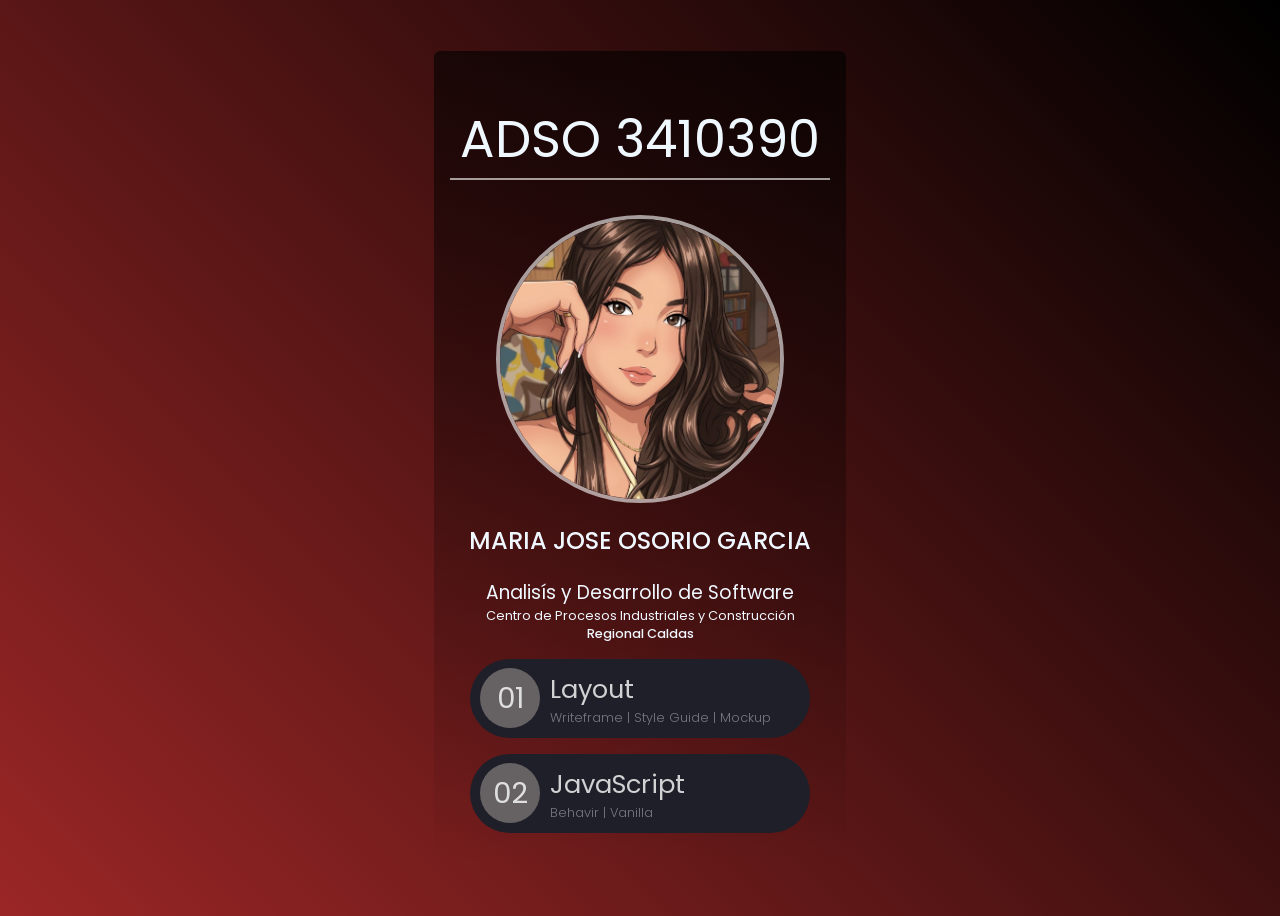
<file: index.html>
<!DOCTYPE html>
<html lang="en">

<head>
    <meta charset="UTF-8">
    <meta name="viewport" content="width=device-width, initial-scale=1.0">
    <title>ADSO 3410390</title>
    <link rel="stylesheet" href="src/css/master.css">
</head>

<body class="mainmenu">
    <main>
        <header>
            <h1>ADSO 3410390</h1>
            <img src="src/imgs/profile.png" alt="My Photo">
            <h2>Maria Jose Osorio Garcia</h2>
            <h3>Analisís y Desarrollo de Software</h3>
            <h4>Centro de Procesos Industriales y Construcción</h4>
            <h5>Regional Caldas</h5>
        </header>
        <menu>
            <a href="01-Layout/index.html">
                <span>01</span>
                <aside>
                    <h3>Layout</h3>
                    <small>Writeframe | Style Guide | Mockup</small>
                </aside>
            </a>
            <a href="02-JavaScript/index.html">
                <span>02</span>
                <aside>
                    <h3>JavaScript</h3>
                    <small>Behavir | Vanilla</small>
                </aside>
            </a>
        </menu>
    </main>
</body>

</html>
</file>
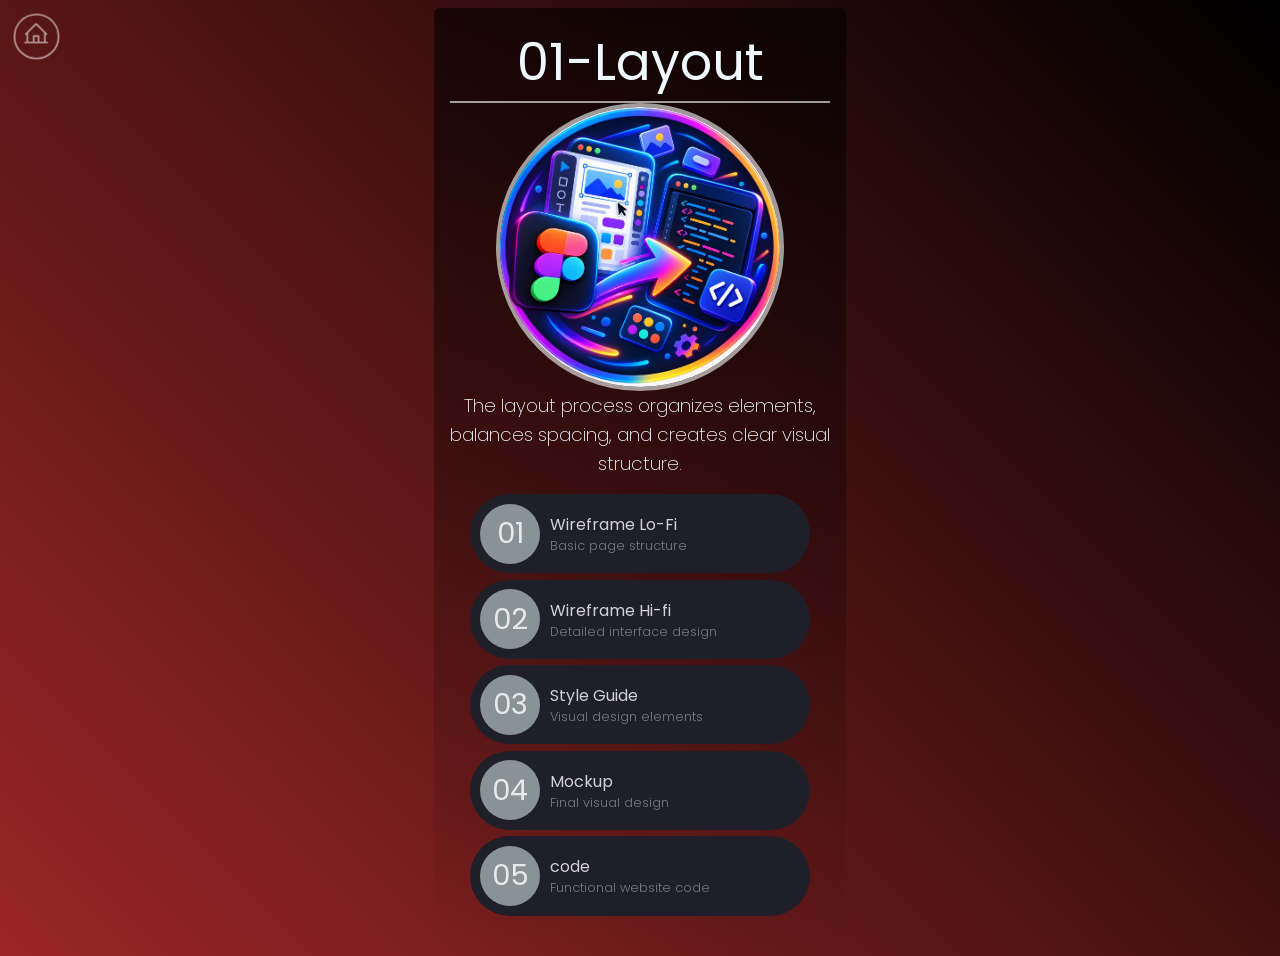
<file: 01-Layout/index.html>
<!DOCTYPE html>
<html lang="en">

<head>
    <meta charset="UTF-8">
    <meta name="viewport" content="width=device-width, initial-scale=1.0">
    <title>01-Layout</title>
    <link rel="stylesheet" href="../src/css/master.css">
</head>

<body class="mainmenu layout">
    <nav class="back"><a href="../index.html"><svg xmlns="http://www.w3.org/2000/svg" width="32" height="32" fill="#FFFFFF" viewBox="0 0 256 256"><path d="M240,208H224V136l2.34,2.34A8,8,0,0,0,237.66,127L139.31,28.68a16,16,0,0,0-22.62,0L18.34,127a8,8,0,0,0,11.32,11.31L32,136v72H16a8,8,0,0,0,0,16H240a8,8,0,0,0,0-16ZM48,120l80-80,80,80v88H160V152a8,8,0,0,0-8-8H104a8,8,0,0,0-8,8v56H48Zm96,88H112V160h32Z"></path></svg></a></nav>

    <main>
        <header>
            <h1>01-Layout</h1>
            <img src="../src/imgs/layout.png" alt="My Photo">
            <h3>The layout process organizes elements, balances spacing, and creates clear visual structure.</h3>
            
        </header>
        <menu>
            <a href="01-Wireframe/index.html">
                <span>01</span>
                <aside>
                    <h3>Wireframe Lo-Fi</h3>
                    <small>Basic page structure</small>
                </aside>
            </a>
            <a href="02-Wireframe_Hi_Fi/index.html">
                <span>02</span>
                <aside>
                    <h3>Wireframe Hi-fi</h3>
                    <small>Detailed interface design</small>
                </aside>
            </a>
            <a href="03-StylesGuide/index.html">
                <span>03</span>
                <aside>
                    <h3>Style Guide</h3>
                    <small>Visual design elements</small>
                </aside>
            </a>
            <a href="04-Mockup/index.html">
                <span>04</span>
                <aside>
                    <h3>Mockup</h3>
                    <small>Final visual design</small>
                </aside>
            </a>
            <a href="05-Code/index.html">
                <span>05</span>
                <aside>
                    <h3>code</h3>
                    <small>Functional website code</small>
                </aside>
            </a>
        </menu>
    </main>
</body>

</html>
</file>
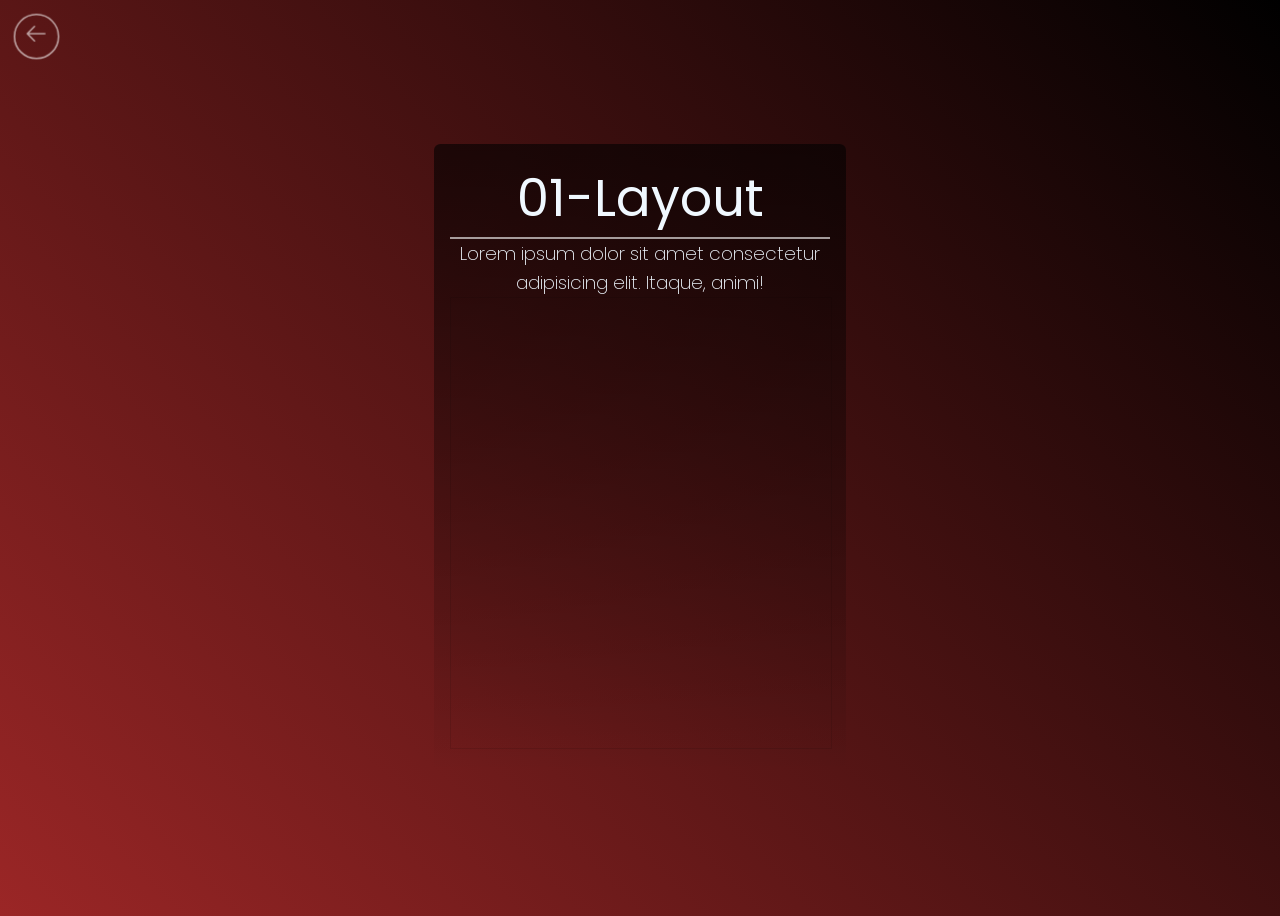
<file: 01-Layout/01-Wireframe/index.html>
<!DOCTYPE html>
<html lang="en">

<head>
    <meta charset="UTF-8">
    <meta name="viewport" content="width=device-width, initial-scale=1.0">
    <title>01-Layout</title>
    <link rel="stylesheet" href="../../src/css/master.css">
</head>

<body class="mainmenu layout">
    <nav class="back"><a href="../index.html"><svg xmlns="http://www.w3.org/2000/svg" width="32" height="32" fill="#fcfcfc" viewBox="0 0 256 256"><path d="M224,128a8,8,0,0,1-8,8H59.31l58.35,58.34a8,8,0,0,1-11.32,11.32l-72-72a8,8,0,0,1,0-11.32l72-72a8,8,0,0,1,11.32,11.32L59.31,120H216A8,8,0,0,1,224,128Z"></path></svg></a></nav>

    <main>
        <header>
            <h1>01-Layout</h1>
            <h3>Lorem ipsum dolor sit amet consectetur adipisicing elit. Itaque, animi!</h3>
            <iframe style="border: 1px solid rgba(0, 0, 0, 0.1);" width="100%" height="450" src="https://embed.figma.com/design/ru2RxlJYGTQVEreNHxP075/Sin-t%C3%ADtulo?node-id=2-3&embed-host=share" allowfullscreen></iframe>
        </header>

    </main>
</body>

</html>
</file>
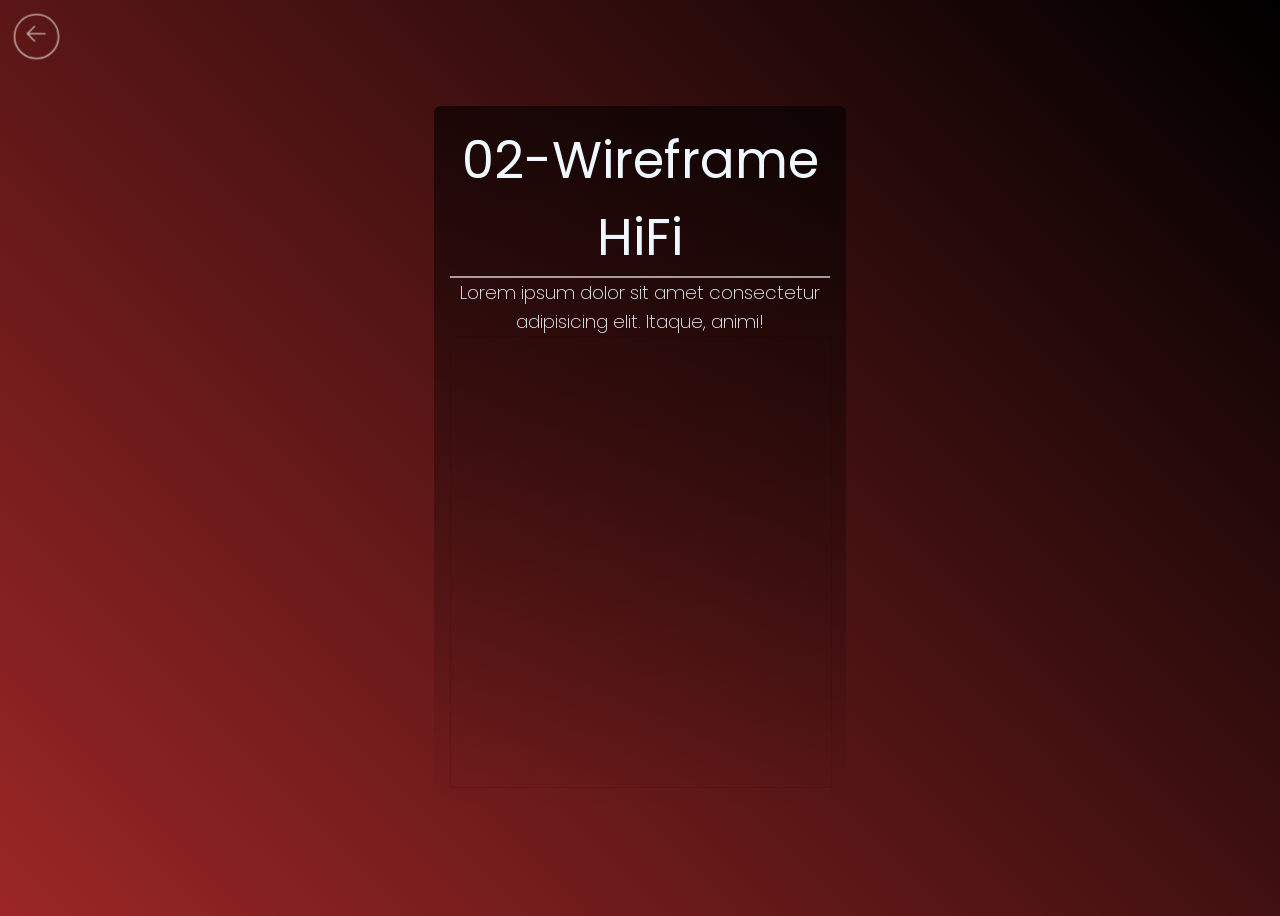
<file: 01-Layout/02-Wireframe_Hi_Fi/index.html>
<!DOCTYPE html>
<html lang="en">

<head>
    <meta charset="UTF-8">
    <meta name="viewport" content="width=device-width, initial-scale=1.0">
    <title>02-Wireframe</title>
    <link rel="stylesheet" href="../../src/css/master.css">
</head>

<body class="mainmenu layout">
    <nav class="back"><a href="../index.html"><svg xmlns="http://www.w3.org/2000/svg" width="32" height="32" fill="#fcfcfc" viewBox="0 0 256 256"><path d="M224,128a8,8,0,0,1-8,8H59.31l58.35,58.34a8,8,0,0,1-11.32,11.32l-72-72a8,8,0,0,1,0-11.32l72-72a8,8,0,0,1,11.32,11.32L59.31,120H216A8,8,0,0,1,224,128Z"></path></svg></a></nav>

    <main>
        <header>
            <h1>02-Wireframe HiFi</h1>
            <h3>Lorem ipsum dolor sit amet consectetur adipisicing elit. Itaque, animi!</h3>
            <iframe style="border: 1px solid rgba(0, 0, 0, 0.1);" width="100%" height="450" src="https://embed.figma.com/design/ru2RxlJYGTQVEreNHxP075/Sin-t%C3%ADtulo?node-id=26-249&embed-host=share" allowfullscreen></iframe>
        </header>

    </main>
</body>

</html>
</file>
<file: src/css/master.css>
/* GOOGLE FONTS: POPPINS*/
@import url('https://fonts.googleapis.com/css2?family=Poppins:ital,wght@0,100;0,200;0,300;0,400;0,500;0,600;0,700;0,800;0,900;1,100;1,200;1,300;1,400;1,500;1,600;1,700;1,800;1,900&display=swap');

body {
    background: linear-gradient(45deg, rgb(155, 38, 38), rgb(0, 0, 0));
    color: aliceblue;
    font-family: Poppins, serif;
    display: flex;
    justify-content: center;
    align-items: center;
    min-height: 100dvh;

    nav.back {
        align-items: center;
        border: 2px solid #fff;
        border-radius: 50%;
        display: flex;
        justify-content: center;
        height: 40px;
        left: 8px;
        opacity: .6;
        padding: 0.4rem;
        position: fixed;
        top: 8px;
        transform: scale(.8);
        transition: all 0.4s ease-in;
        width: 40px;

        &:hover {
            opacity: 1;
            transform: scale(1.1);
        }
    }

    &.mainmenu.layout {
        background: linear-gradient(45deg,  rgb(155, 38, 38), black);
        
        main {
            width: 380px;
            header {
                h1 {
                    margin: 0;
                }

                h3 {
                    font-weight: 200;
                }

                img {
                    background-color: #0003;
                }
            }

            menu {
                gap: 0.4rem;

                a:is(:link, :visited) {
                    span {
                        background-color: rgb(137, 147, 150);
                        
                    }

                    aside {
                        h3 {
                            font-size: 1rem;
                        }
                    }

                    &:is(:hover) {
                        background-color: rgb(7, 7, 7);
                    }
                }
            }
        }
    }

    main {
        background: linear-gradient(to bottom, #0009, #0000);
        border-radius: 0.4rem;
        min-width: 380px;
        padding: 1rem;
    }

    /*MAIN MENU*/
    &.mainmenu {
        main {

            header {
                h1 {
                    border-bottom: 2px solid #fff9;
                    font-size: 3.2rem;
                    font-weight: 400;
                    text-align: center;
                }

                img {
                    border: 4px solid #fff9;
                    border-radius: 50%;
                    display: flex;
                    height: 280px;
                    margin: auto;
                    object-fit: cover;
                    width: 280px;
                }

                h2 {
                    font-weight: 500;
                    text-align: center;
                    text-transform: uppercase;
                }

                h3 {
                    font-weight: 400;
                    margin: 0;
                    text-align: center;
                }

                h4 {
                    font-size: 0.8rem;
                    font-weight: 400;
                    margin: 0;
                    text-align: center;

                }

                h5 {
                    font-size: 0.8rem;
                    font-weight: 500;
                    margin: 0;
                    text-align: center;
                }
            }

            menu {
                align-items: center;
                display: flex;
                flex-direction: column;
                gap: 1rem;
                justify-content: center;
                padding: 0;

                a:is(:link, :visited) {
                    align-items: center;
                    background-color: rgb(31, 31, 41);
                    border-radius: 5rem;
                    color: #fffc;
                    display: flex;
                    padding: 0.6rem;
                    text-decoration: none;
                    transition: all 0.4s;
                    width: 320px;

                    &:is(:hover) {
                        background-color: rgb(0, 140, 255);
                        transform: scale(1.04) translateX(18px);
                    }

                    span {
                        background-color: rgb(102, 97, 99);
                        font-size: 1.8rem;
                        border-radius: 50%;
                        display: flex;
                        justify-content: center;
                        align-items: center;
                        font-size: 1.8rem;
                        height: 60px;
                        width: 60px;
                    }

                    &:hover span {
                        background-color: #0009;
                    }

                    aside {
                        margin-left: 0.6rem;
                        display: flex;
                        flex-direction: column;
                        justify-content: center;
                        align-items: start;

                        h3 {
                            margin: 0;
                            font-size: 1.6rem;
                            font-weight: 400;
                        }

                        small {
                            color: #fff6;
                            font-size: 0.8rem;
                            font-weight: 300;
                        }
                    }
                }

            }
        }
    }
}
</file>
